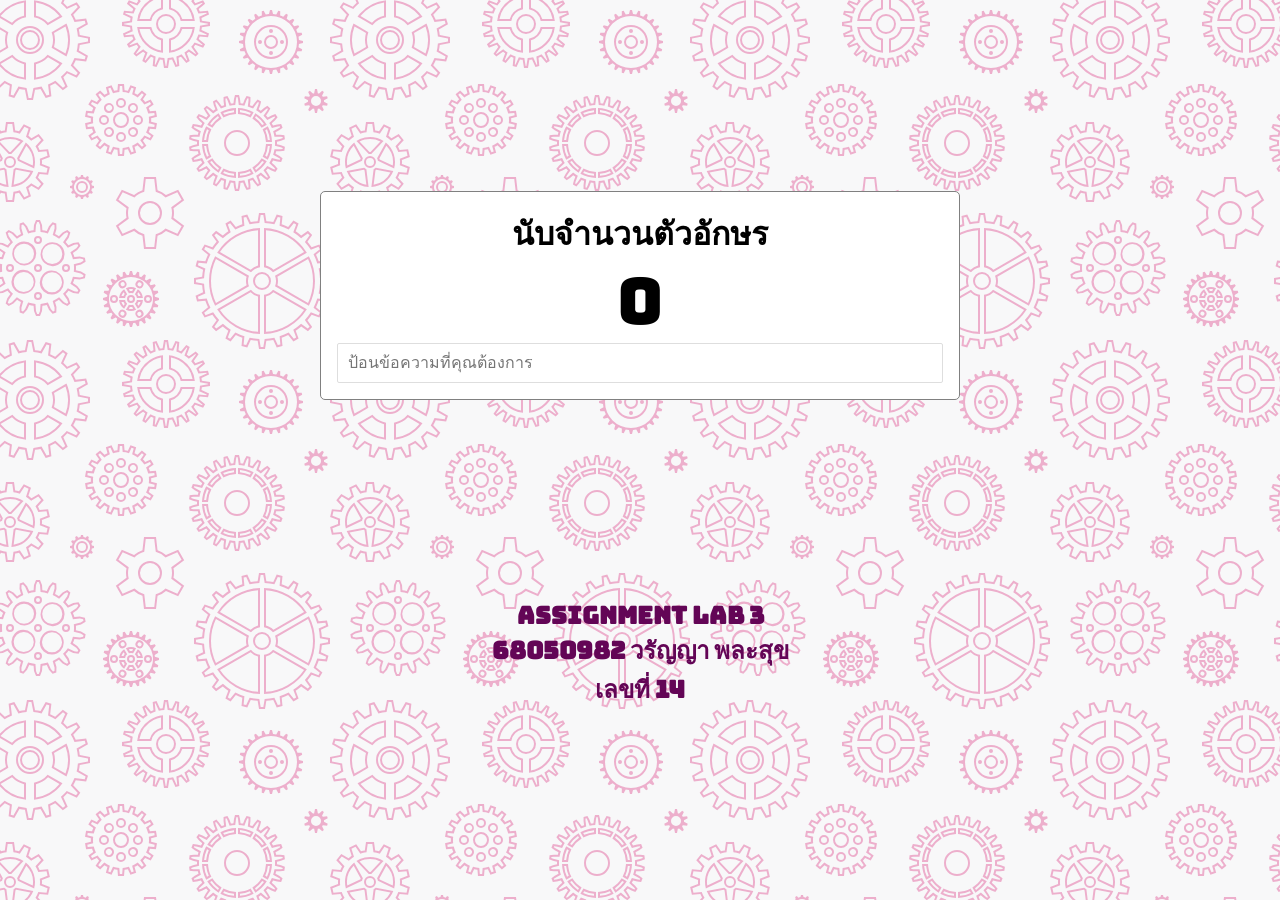
<file: Lab3/L3_68050982.html>
<!DOCTYPE html>
<html lang="en">
<head>
    <meta charset="UTF-8">
    <meta name="viewport" content="width=device-width, initial-scale=1.0">
    <title>Lab3 warunya phalasuk</title>

    <link rel="stylesheet" href="L3_style.css">

    <style>
    @import url('https://fonts.googleapis.com/css2?family=Bungee&display=swap');
    </style>

</head>
<body>
    <div class="container">
        <h1>นับจำนวนตัวอักษร</h1>
        <span class="count">0</span>
        <input type="text" placeholder="ป้อนข้อความที่คุณต้องการ">
    </div>
    <div class="name">
    <h2>Assignment lab 3<br>68050982 วรัญญา พละสุข<br>เลขที่ 14</h2>
    </div>
    <script src="L3_app.js"></script>
</body>
</html>
</file>
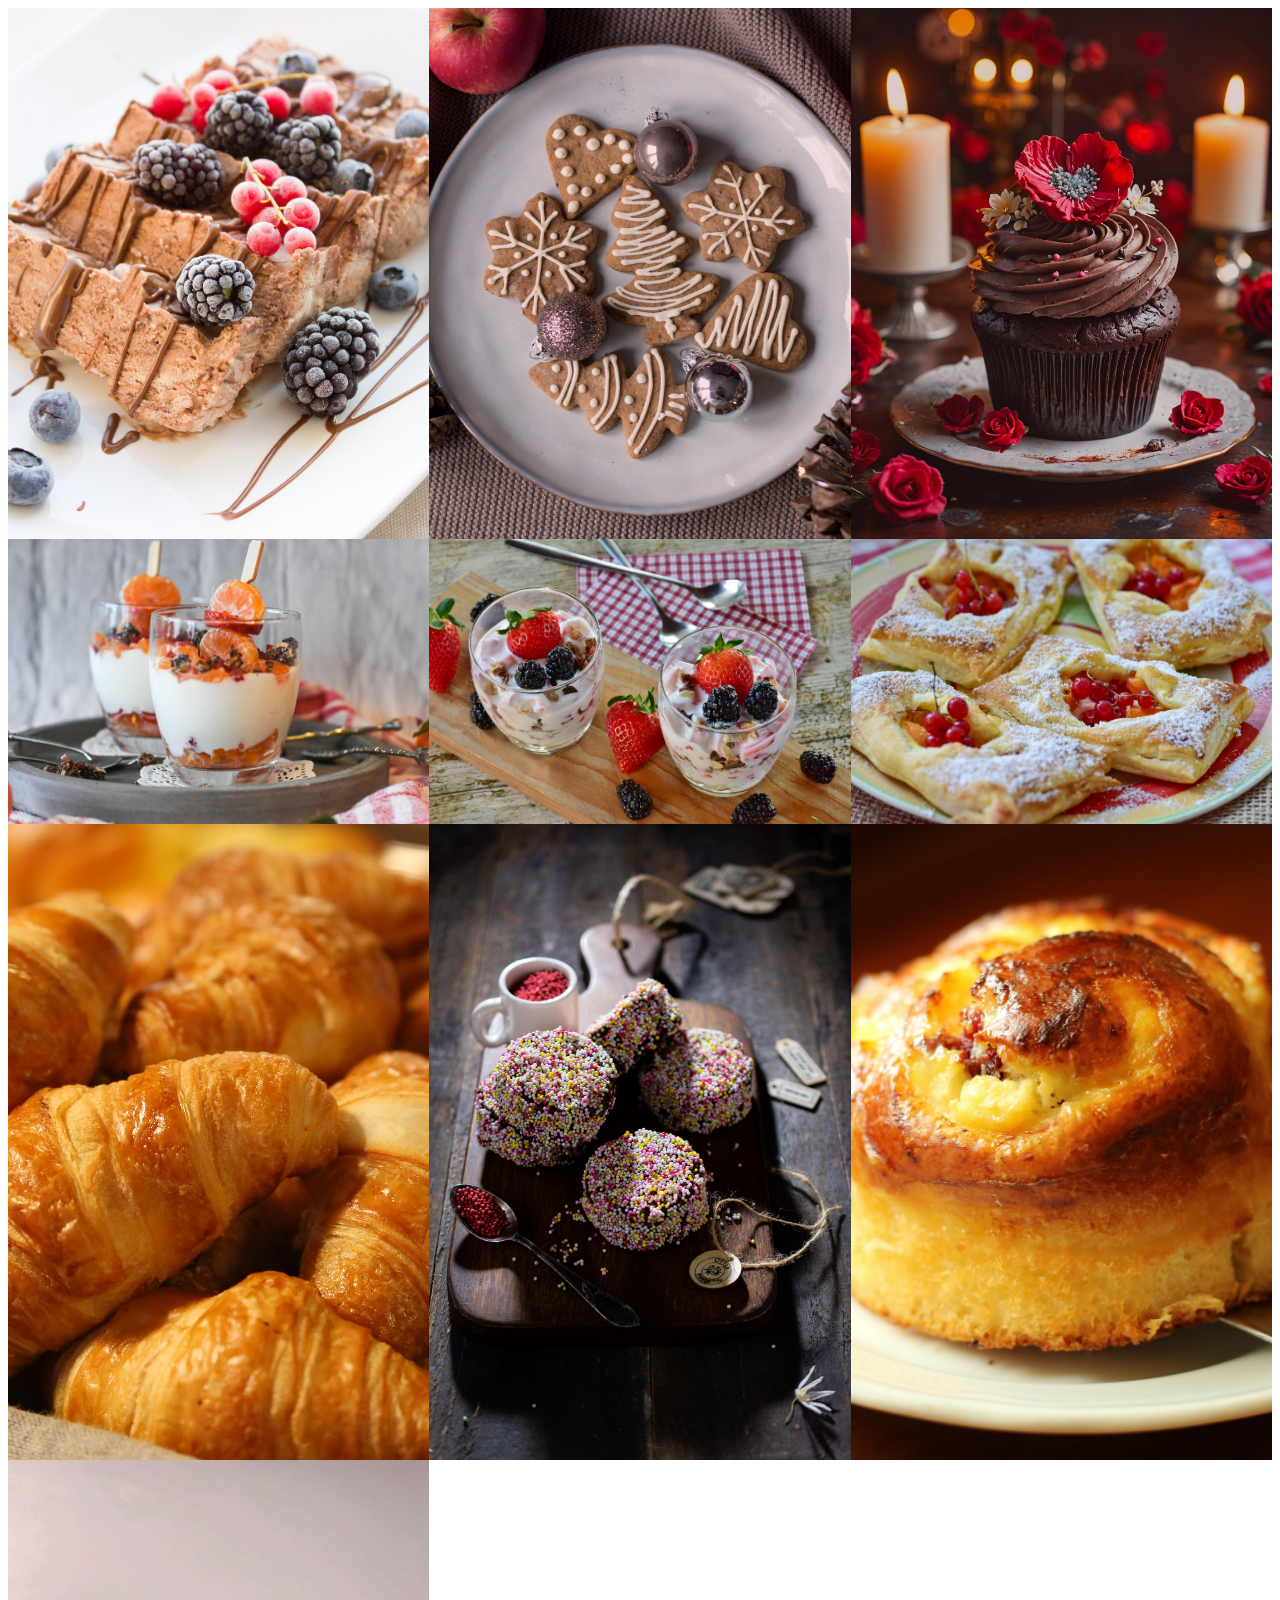
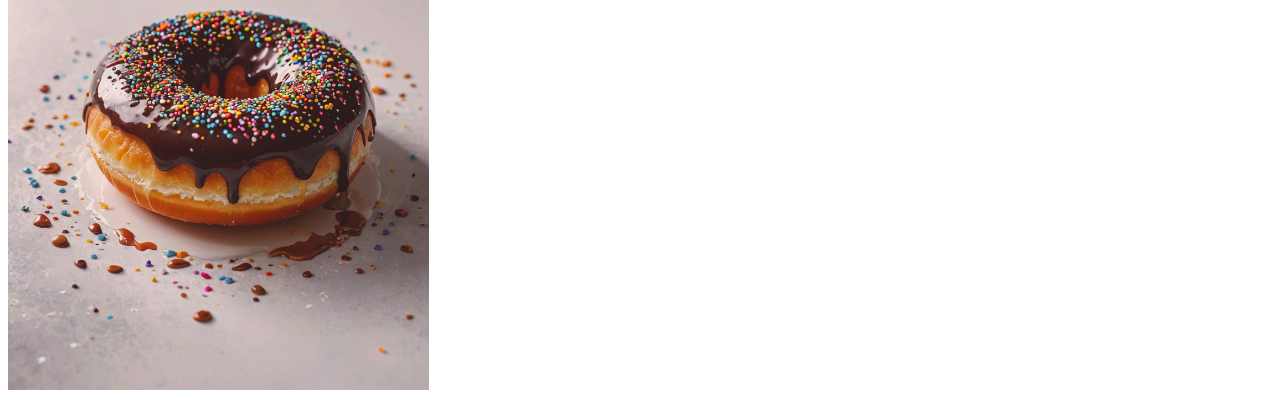
<file: Lab4/L4_68050982.html>
<!DOCTYPE html>
<html lang="en">
<head>
    <meta charset="UTF-8">
    <meta name="viewport" content="width=device-width, initial-scale=1.0">
    <link rel="stylesheet" href="L4_style.css">
    <title>Image Caroysel Popup</title>

</head>
<body>
    <section class="gallery">
        <div class="img-container">
            <img src="foods-images/small/s_1.jpg" alt="1">
        </div>
        <div class="img-container">
            <img src="foods-images/small/s_2.jpg" alt="2">
        </div>
        <div class="img-container">
            <img src="foods-images/small/s_3.jpg" alt="3">
        </div>
        <div class="img-container">
            <img src="foods-images/small/s_4.jpg" alt="4">
        </div>
        <div class="img-container">
            <img src="foods-images/small/s_5.jpg" alt="5">
        </div>
        <div class="img-container">
            <img src="foods-images/small/s_6.jpg" alt="6">
        </div>
        <div class="img-container">
            <img src="foods-images/small/s_7.jpg" alt="7">
        </div>
        <div class="img-container">
            <img src="foods-images/small/s_8.jpg" alt="8">
        </div>
        <div class="img-container">
            <img src="foods-images/small/s_9.jpg" alt="9">
        </div> 
        <div class="img-container">
            <img src="foods-images/small/s_10.jpg" alt="10">
        </div>  
    </section>
        <div class="modal">
            <img src="foods-images/full/1.jpg" alt="" class="full-image">
        </div>
    <script src="L4_app.js"></script>
</body>
</html>
</file>
<file: Lab3/L3_style.css>
* {
    margin: 0;
    padding: 0;
    box-sizing: border-box;
}

body {
    font-family: 'Bungee' , sans-serif;
    display: flex;
    flex-direction: column;
    align-items: center;
    justify-content: center;
    min-height: 100vh;
    margin: 0;
background-color: #f8f8f9;
background-image: url("data:image/svg+xml,%3Csvg xmlns='http://www.w3.org/2000/svg' width='360' height='360' viewBox='0 0 360 360'%3E%3Cpath fill='%23dd4089' fill-opacity='0.4' d='M0 85.02l4.62-4.27a49.09 49.09 0 0 0 7.33 3.74l-1.2 10.24 2.66.87 5.05-9c2.62.65 5.34 1.08 8.12 1.28L28.6 98h2.8l2.02-10.12c2.74-.2 5.46-.62 8.12-1.28l5.05 8.99 2.66-.86-1.2-10.24c2.55-1.03 5-2.29 7.33-3.74l7.58 7 2.26-1.65-4.3-9.38a48.3 48.3 0 0 0 5.8-5.8l9.38 4.3 1.65-2.26-7-7.58a49.09 49.09 0 0 0 3.74-7.33l10.24 1.2.87-2.66-9-5.05a48.07 48.07 0 0 0 1.28-8.12L88 41.4v-2.8l-10.12-2.02c-.2-2.74-.62-5.46-1.28-8.12l8.99-5.05-.86-2.66-10.24 1.2c-1.03-2.55-2.29-5-3.74-7.33l7-7.58-1.65-2.26-9.38 4.3a48.3 48.3 0 0 0-5.8-5.8L62.42 0h2.16l-1.25 2.72a50.31 50.31 0 0 1 3.95 3.95l9.5-4.36 3.52 4.85-7.08 7.68c.94 1.6 1.79 3.27 2.54 4.98l10.38-1.21 1.85 5.7-9.11 5.12c.39 1.8.68 3.65.87 5.52L90 37v6l-10.25 2.05a49.9 49.9 0 0 1-.87 5.52l9.11 5.12-1.85 5.7-10.38-1.21c-.75 1.7-1.6 3.37-2.54 4.98l7.08 7.68-3.52 4.85-9.5-4.36a50.31 50.31 0 0 1-3.95 3.95l4.36 9.5-4.85 3.52-7.68-7.08c-1.6.94-3.27 1.79-4.98 2.54l1.21 10.38-5.7 1.85-5.12-9.11c-1.8.39-3.65.68-5.52.87L33 100h-6l-2.05-10.25a49.9 49.9 0 0 1-5.52-.87l-5.12 9.11-5.7-1.85 1.21-10.38c-1.7-.75-3.37-1.6-4.98-2.54L0 87.68v-2.66zM0 52.7V27.3l8.38 4.84a22.96 22.96 0 0 0 0 15.72L0 52.7zm0-39.16A39.91 39.91 0 0 1 26 .2v17.15a22.98 22.98 0 0 0-13.62 7.86L0 18.06v-4.52zm0 52.92v-4.52l12.38-7.15A22.98 22.98 0 0 0 26 62.65V79.8A39.91 39.91 0 0 1 0 66.46zM34 79.8V62.65a22.98 22.98 0 0 0 13.62-7.86l14.85 8.58A39.97 39.97 0 0 1 34 79.8zm32.48-23.36l-14.86-8.58a22.96 22.96 0 0 0 0-15.72l14.86-8.58A39.86 39.86 0 0 1 70 40a39.9 39.9 0 0 1-3.52 16.44zm-4.01-39.8L47.62 25.2A22.98 22.98 0 0 0 34 17.35V.2a39.97 39.97 0 0 1 28.47 16.43v.01zM0 50.38l5.98-3.45a25.01 25.01 0 0 1 0-13.88L0 29.6v20.78zm.5-34.35l11.48 6.63c3.27-3.4 7.44-5.8 12.02-6.94V2.47A37.96 37.96 0 0 0 .5 16.04v-.01zm0 47.92A37.96 37.96 0 0 0 24 77.53V64.28a24.97 24.97 0 0 1-12.02-6.95L.5 63.96v-.01zM36 77.53a37.96 37.96 0 0 0 23.5-13.57l-11.48-6.63A24.97 24.97 0 0 1 36 64.28v13.25zm29.5-23.96a37.91 37.91 0 0 0 0-27.14l-11.48 6.63a25.01 25.01 0 0 1 0 13.88l11.49 6.63h-.01zm-6-37.53A37.96 37.96 0 0 0 36 2.47v13.25c4.66 1.15 8.8 3.6 12.02 6.95l11.48-6.63zM30 54a14 14 0 1 1 0-28 14 14 0 0 1 0 28zm0-2a12 12 0 1 0 0-24 12 12 0 0 0 0 24zm0-2a10 10 0 1 1 0-20 10 10 0 0 1 0 20zm0-2a8 8 0 1 0 0-16 8 8 0 0 0 0 16zm77.47 45.17l-1.62-5.97 5.67-2.06 2.61 5.64c1.09-.25 2.2-.44 3.33-.58l.52-6.2h6.04l.52 6.2c1.13.14 2.24.33 3.33.58l2.6-5.64 5.68 2.06-1.62 5.97c1.02.51 2 1.07 2.95 1.69l4.35-4.38 4.62 3.88-3.53 5c.8.84 1.53 1.71 2.23 2.62l5.52-2.6 3.02 5.23-4.98 3.46c.46 1.06.86 2.14 1.2 3.25l6.02-.54 1.05 5.94-5.84 1.54c.07 1.16.07 2.32 0 3.48l5.84 1.54-1.05 5.94-6.02-.54c-.34 1.1-.74 2.2-1.2 3.25l4.98 3.46-3.02 5.22-5.52-2.6c-.7.92-1.44 1.8-2.23 2.62l3.53 5-4.62 3.89-4.35-4.38a30.2 30.2 0 0 1-2.95 1.69l1.62 5.97-5.67 2.06-2.61-5.64c-1.09.25-2.2.44-3.33.58l-.52 6.2h-6.04l-.52-6.2a30.27 30.27 0 0 1-3.33-.58l-2.6 5.64-5.68-2.06 1.62-5.97c-1.01-.5-2-1.07-2.95-1.69l-4.35 4.38-4.62-3.88 3.53-5a32.5 32.5 0 0 1-2.23-2.62l-5.52 2.6-3.02-5.23 4.98-3.46a29.66 29.66 0 0 1-1.2-3.25l-6.02.54-1.05-5.94 5.84-1.54a30.28 30.28 0 0 1 0-3.48l-5.84-1.54 1.05-5.94 6.02.54c.34-1.1.74-2.2 1.2-3.25l-4.98-3.46 3.02-5.22 5.52 2.6c.7-.92 1.44-1.8 2.23-2.62l-3.53-5 4.62-3.89 4.35 4.38a30.2 30.2 0 0 1 2.95-1.69zm15.2-1.12l-.5-6.05h-2.34l-.5 6.05c-2.18.13-4.3.5-6.32 1.1l-2.54-5.5-2.2.8 1.6 5.85a27.97 27.97 0 0 0-5.56 3.21l-4.27-4.3-1.79 1.5 3.5 4.95a28.14 28.14 0 0 0-4.12 4.92l-5.5-2.59-1.16 2.02 4.98 3.46a27.8 27.8 0 0 0-2.2 6.03l-6.03-.55-.4 2.3 5.86 1.54a28.3 28.3 0 0 0 0 6.42l-5.87 1.55.4 2.3 6.05-.56a27.8 27.8 0 0 0 2.2 6.03l-5 3.47 1.17 2.02 5.49-2.59a28.14 28.14 0 0 0 4.12 4.92l-3.5 4.96 1.79 1.5 4.27-4.31a27.97 27.97 0 0 0 5.56 3.21l-1.6 5.85 2.2.8 2.54-5.5c2.02.6 4.14.97 6.32 1.1l.5 6.05h2.34l.5-6.05c2.18-.13 4.3-.5 6.32-1.1l2.54 5.5 2.2-.8-1.6-5.85a27.97 27.97 0 0 0 5.56-3.21l4.27 4.3 1.79-1.5-3.5-4.95a28.14 28.14 0 0 0 4.12-4.92l5.5 2.59 1.16-2.02-4.98-3.46a27.8 27.8 0 0 0 2.2-6.03l6.03.55.4-2.3-5.86-1.54a28.3 28.3 0 0 0 0-6.42l5.87-1.55-.4-2.3-6.05.56a27.8 27.8 0 0 0-2.2-6.03l4.99-3.46-1.17-2.02-5.49 2.59a28.14 28.14 0 0 0-4.12-4.92l3.5-4.96-1.79-1.5-4.27 4.31a27.97 27.97 0 0 0-5.56-3.21l1.6-5.85-2.2-.8-2.54 5.5c-2.02-.6-4.14-.97-6.32-1.1l.01-.01zM121 128a8 8 0 1 1 0-16 8 8 0 0 1 0 16zm0-2a6 6 0 1 0 0-12 6 6 0 0 0 0 12zm0-18a5 5 0 1 1 0-10 5 5 0 0 1 0 10zm8.49 3.51a5 5 0 1 1 6.95-7.2 5 5 0 0 1-6.95 7.2zM133 120a5 5 0 1 1 10 0 5 5 0 0 1-10 0zm-3.51 8.49a5 5 0 1 1 7.2 6.95 5 5 0 0 1-7.2-6.95zM121 132a5 5 0 1 1 0 10 5 5 0 0 1 0-10zm-8.49-3.51a5 5 0 1 1-6.95 7.2 5 5 0 0 1 6.95-7.2zM109 120a5 5 0 1 1-10 0 5 5 0 0 1 10 0zm3.51-8.49a5 5 0 1 1-7.2-6.95 5 5 0 0 1 7.2 6.95zM121 106a3 3 0 1 0 0-6 3 3 0 0 0 0 6zm9.9 4.1a3 3 0 1 0 4.39-4.09 3 3 0 0 0-4.39 4.09zm4.1 9.9a3 3 0 1 0 6 0 3 3 0 0 0-6 0zm-4.1 9.9a3 3 0 1 0 4.09 4.39 3 3 0 0 0-4.09-4.39zM121 134a3 3 0 1 0 0 6 3 3 0 0 0 0-6zm-9.9-4.1a3 3 0 1 0-4.39 4.09 3 3 0 0 0 4.39-4.09zM107 120a3 3 0 1 0-6 0 3 3 0 0 0 6 0zm4.1-9.9a3 3 0 1 0-4.09-4.39 3 3 0 0 0 4.09 4.39zm129.42-6.95v.01c.87.07 1.74.17 2.6.3l1.5-3.91 1.94-3.64 3.89.97v4.13l-.5 4.13c.83.28 1.64.59 2.44.93l2.42-3.43 2.76-3.07 3.54 1.88-1 4-1.49 3.89c.73.47 1.45.97 2.15 1.49l3.19-2.76 3.42-2.3 2.97 2.67-1.93 3.65-2.38 3.4c.6.64 1.2 1.3 1.76 1.99l3.68-1.94 3.85-1.48 2.29 3.28-2.7 3.11-3.12 2.82c.43.76.84 1.53 1.22 2.32l4.04-1 4.1-.5 1.43 3.73-3.37 2.37-3.7 1.98c.23.84.44 1.68.62 2.54l4.17.01 4.1.5.48 3.97-3.85 1.48-4.06 1.02c.03.87.03 1.75 0 2.62l4.06 1.02 3.85 1.48-.48 3.97-4.1.51h-4.17c-.18.86-.39 1.71-.63 2.54l3.7 1.98 3.38 2.37-1.43 3.73-4.1-.5-4.04-1c-.38.79-.79 1.56-1.22 2.32l3.13 2.82 2.7 3.11-2.3 3.28-3.85-1.48-3.68-1.95a37 37 0 0 1-1.76 2l2.38 3.41 1.93 3.64-2.97 2.67-3.42-2.3-3.19-2.76a40.1 40.1 0 0 1-2.15 1.48l1.48 3.9 1 4-3.53 1.88-2.76-3.07-2.42-3.43c-.8.33-1.61.65-2.45.93l.5 4.13v4.13l-3.88.97-1.94-3.65-1.5-3.9c-.86.13-1.73.23-2.6.31L240 187l-1 4h-4l-1-4-.52-4.16a37.6 37.6 0 0 1-2.6-.3l-1.5 3.91-1.94 3.64-3.89-.97v-4.13l.5-4.13c-.83-.28-1.64-.59-2.44-.93l-2.42 3.43-2.76 3.07-3.54-1.88 1-4 1.49-3.89c-.74-.47-1.45-.97-2.15-1.49l-3.19 2.76-3.42 2.3-2.97-2.67 1.93-3.65 2.38-3.4c-.61-.65-1.2-1.31-1.76-1.99l-3.68 1.94-3.85 1.48-2.29-3.28 2.7-3.11 3.12-2.82c-.43-.76-.84-1.53-1.22-2.32l-4.04 1-4.1.5-1.43-3.73 3.37-2.37 3.7-1.98c-.23-.84-.44-1.68-.62-2.54l-4.17-.01-4.1-.5-.48-3.97 3.85-1.48 4.06-1.02c-.03-.87-.03-1.75 0-2.62l-4.06-1.02-3.85-1.48.48-3.97 4.1-.51h4.17c.18-.86.39-1.71.63-2.54l-3.7-1.98-3.38-2.37 1.43-3.73 4.1.5 4.04 1c.38-.79.79-1.56 1.22-2.32l-3.13-2.82-2.7-3.11 2.3-3.28 3.85 1.48 3.68 1.95a37 37 0 0 1 1.76-2l-2.38-3.41-1.93-3.64 2.97-2.67 3.42 2.3 3.19 2.76c.7-.52 1.41-1.02 2.15-1.48l-1.48-3.9-1-4 3.53-1.88 2.76 3.07 2.42 3.43c.8-.33 1.61-.65 2.45-.93l-.5-4.13v-4.13l3.88-.97 1.94 3.65 1.5 3.9c.86-.13 1.73-.23 2.6-.31L234 99l1-4h4l1 4 .52 4.15zm-14.3 3.4c-1.83.54-3.6 1.21-5.3 2l-3.5-4.97-1.38-1.53-.88.47.5 2 2.16 5.67a38.09 38.09 0 0 0-4.66 3.22l-4.61-4-1.71-1.15-.75.67.97 1.82 3.47 4.98a38.22 38.22 0 0 0-3.79 4.28l-5.37-2.84-1.92-.74-.57.82 1.35 1.56 4.52 4.09a37.9 37.9 0 0 0-2.64 5l-5.89-1.45-2.04-.25-.36.94 1.69 1.18 5.36 2.87a37.74 37.74 0 0 0-1.35 5.5l-6.08.01-2.04.25-.12 1 1.92.73 5.9 1.5a38.54 38.54 0 0 0 0 5.65l-5.9 1.49-1.92.74.12.99 2.04.25 6.08.01c.31 1.86.77 3.7 1.35 5.5l-5.36 2.87-1.7 1.18.37.94 2.04-.25 5.9-1.46a37.9 37.9 0 0 0 2.63 5.01l-4.52 4.1-1.35 1.55.57.82 1.92-.74 5.37-2.84a38.22 38.22 0 0 0 3.8 4.28l-3.48 4.98-.97 1.82.75.67 1.7-1.15 4.62-4a38.09 38.09 0 0 0 4.66 3.22l-2.17 5.67-.5 2 .89.47 1.38-1.53 3.5-4.98c1.7.8 3.47 1.47 5.3 2l-.73 6.04v2.06l.97.24.97-1.82 2.2-5.68c1.83.36 3.7.6 5.62.68L236 187l.5 2h1l.5-2 .75-6.04a38.2 38.2 0 0 0 5.62-.68l2.2 5.68.97 1.82.97-.24v-2.06l-.73-6.03c1.83-.54 3.6-1.21 5.3-2l3.5 4.97 1.38 1.53.88-.47-.5-2-2.16-5.67a38.09 38.09 0 0 0 4.66-3.22l4.61 4 1.71 1.15.75-.67-.97-1.82-3.47-4.98a38.22 38.22 0 0 0 3.79-4.28l5.37 2.84 1.92.74.57-.82-1.35-1.56-4.52-4.09c1-1.6 1.88-3.27 2.64-5l5.89 1.45 2.04.25.36-.94-1.69-1.18-5.36-2.87a37.4 37.4 0 0 0 1.35-5.5l6.08-.01 2.04-.25.12-1-1.92-.73-5.9-1.5c.14-1.88.14-3.77 0-5.65l5.9-1.49 1.92-.74-.12-.99-2.04-.25-6.08-.01a37.4 37.4 0 0 0-1.35-5.5l5.36-2.87 1.7-1.18-.37-.94-2.04.25-5.9 1.46a37.9 37.9 0 0 0-2.63-5.01l4.52-4.1 1.35-1.55-.57-.82-1.92.74-5.37 2.84a38.22 38.22 0 0 0-3.8-4.28l3.48-4.98.97-1.82-.75-.67-1.7 1.15-4.62 4a38.09 38.09 0 0 0-4.66-3.22l2.17-5.67.5-2-.89-.47-1.38 1.53-3.5 4.98c-1.7-.8-3.47-1.47-5.3-2l.73-6.04v-2.06l-.97-.24-.97 1.82-2.2 5.68c-1.83-.36-3.7-.6-5.62-.68L238 99l-.5-2h-1l-.5 2-.75 6.04c-1.92.09-3.8.32-5.62.68l-2.2-5.68-.97-1.82-.97.24v2.06l.73 6.03zm-5.85 5.65A34.82 34.82 0 0 1 236 108v6a28.8 28.8 0 0 0-12.63 3.39l-3-5.2v.01zm2.8.83l1 1.74a30.8 30.8 0 0 1 9.83-2.63v-2.01a32.8 32.8 0 0 0-10.83 2.9zm-4.53.17l3 5.2a29.12 29.12 0 0 0-9.24 9.24l-5.2-3a35.18 35.18 0 0 1 11.44-11.44zm-.67 2.84a33.19 33.19 0 0 0-7.93 7.93l1.74 1a31.18 31.18 0 0 1 7.2-7.2l-1.01-1.73zm-11.77 10.33h-.01l5.2 3A28.8 28.8 0 0 0 208 142h-6a34.82 34.82 0 0 1 4.2-15.63zm.83 2.8a32.8 32.8 0 0 0-2.9 10.83h2.01a30.8 30.8 0 0 1 2.63-9.83l-1.74-1zM202.01 144h6.01c.15 4.41 1.3 8.73 3.38 12.63l-5.2 3a34.82 34.82 0 0 1-4.19-15.63zm2.12 2a32.8 32.8 0 0 0 2.9 10.84l1.74-1a30.8 30.8 0 0 1-2.63-9.84h-2.01zm3.07 15.36l5.2-3c2.34 3.74 5.5 6.9 9.24 9.24l-3 5.2a35.18 35.18 0 0 1-11.44-11.44zm2.84.67a33.19 33.19 0 0 0 7.93 7.93l1-1.74a31.18 31.18 0 0 1-7.2-7.2l-1.73 1.01zm10.33 11.77v.01l3-5.2A28.85 28.85 0 0 0 236 172v6a34.82 34.82 0 0 1-15.63-4.2zm2.8-.83a32.8 32.8 0 0 0 10.83 2.9v-2.01a30.8 30.8 0 0 1-9.83-2.63l-1 1.74zm14.83 5.02v-6.01c4.41-.15 8.73-1.3 12.63-3.38l3 5.2a34.82 34.82 0 0 1-15.63 4.19zm2-2.12a32.8 32.8 0 0 0 10.84-2.9l-1-1.74a30.8 30.8 0 0 1-9.84 2.63v2.01zm15.36-3.07l-3-5.2c3.74-2.34 6.9-5.5 9.24-9.24l5.2 3a35.18 35.18 0 0 1-11.44 11.44zm.67-2.84a33.19 33.19 0 0 0 7.93-7.93l-1.74-1a31.18 31.18 0 0 1-7.2 7.2l1.01 1.73zm11.77-10.33h.01l-5.2-3A28.85 28.85 0 0 0 266 144h6a34.82 34.82 0 0 1-4.2 15.63zm-.83-2.8a32.8 32.8 0 0 0 2.9-10.83h-2.01a30.8 30.8 0 0 1-2.63 9.83l1.74 1zm5.02-14.83h-6.01a28.85 28.85 0 0 0-3.38-12.63l5.2-3a34.82 34.82 0 0 1 4.19 15.63zm-2.12-2a32.8 32.8 0 0 0-2.9-10.84l-1.74 1a30.8 30.8 0 0 1 2.63 9.84h2.01zm-3.07-15.36l-5.2 3a29.12 29.12 0 0 0-9.24-9.24l3-5.2a35.18 35.18 0 0 1 11.44 11.44zm-2.84-.67a33.19 33.19 0 0 0-7.93-7.93l-1 1.74a31.18 31.18 0 0 1 7.2 7.2l1.73-1.01zM238 108a34.82 34.82 0 0 1 15.63 4.19l-3 5.2a28.85 28.85 0 0 0-12.63-3.38V108zm12.84 5.02a32.8 32.8 0 0 0-10.84-2.9v2.01a30.8 30.8 0 0 1 9.83 2.63l1-1.74h.01zM237 156a13 13 0 1 1 0-26 13 13 0 0 1 0 26zm0-2a11 11 0 1 0 0-22 11 11 0 0 0 0 22zM137.54 0h56.92l-.74 1.03c.57.7 1.12 1.4 1.64 2.14l7.75-2.9 2 3.46-6.38 5.25c.37.82.72 1.65 1.03 2.5l8.22-.8 1.04 3.86-7.52 3.43c.15.88.26 1.77.35 2.67L210 22v4l-8.15 1.36c-.09.9-.2 1.8-.35 2.67l7.52 3.43-1.04 3.86-8.22-.8c-.31.85-.66 1.68-1.03 2.5l6.38 5.25-2 3.46-7.75-2.9c-.52.74-1.07 1.45-1.64 2.14l4.8 6.73-2.82 2.83-6.73-4.8c-.7.56-1.4 1.11-2.14 1.63l2.9 7.75-3.46 2-5.25-6.38c-.82.37-1.65.72-2.5 1.03l.8 8.22-3.86 1.04-3.43-7.52c-.88.15-1.77.26-2.67.35L168 68h-4l-1.36-8.15c-.9-.09-1.8-.2-2.67-.35l-3.43 7.52-3.86-1.04.8-8.22c-.85-.31-1.68-.66-2.5-1.03l-5.25 6.38-3.46-2 2.9-7.75a36.15 36.15 0 0 1-2.14-1.64l-6.73 4.8-2.83-2.82 4.8-6.73c-.56-.7-1.11-1.4-1.63-2.14l-7.75 2.9-2-3.46 6.38-5.25c-.37-.82-.72-1.65-1.03-2.5l-8.22.8-1.04-3.86 7.52-3.43c-.15-.88-.26-1.77-.35-2.67L122 26v-4l8.15-1.36c.09-.9.2-1.8.35-2.67l-7.52-3.43 1.04-3.86 8.22.8c.31-.85.66-1.68 1.03-2.5l-6.38-5.25 2-3.46 7.75 2.9c.52-.74 1.07-1.45 1.64-2.14L137.54 0zm2.43 0l.83 1.17a34.14 34.14 0 0 0-3.38 4.4l-7.63-2.86-.33.58 6.29 5.18a33.79 33.79 0 0 0-2.13 5.12l-8.1-.78-.18.64 7.42 3.37a34.02 34.02 0 0 0-.72 5.5L124 23.68v.66l8.04 1.34c.1 1.88.33 3.72.72 5.5l-7.42 3.38.18.64 8.1-.78a33.88 33.88 0 0 0 2.13 5.12l-6.29 5.18.33.58 7.63-2.86c1 1.56 2.14 3.03 3.38 4.4l-4.73 6.63.47.47 6.63-4.73a34.14 34.14 0 0 0 4.4 3.38l-2.86 7.63.58.33 5.18-6.29c1.63.84 3.35 1.56 5.12 2.13l-.78 8.1.64.18 3.37-7.42c1.79.39 3.63.63 5.5.72l1.35 8.04h.66l1.34-8.04c1.88-.1 3.72-.33 5.5-.72l3.38 7.42.64-.18-.78-8.1a33.88 33.88 0 0 0 5.12-2.13l5.18 6.29.58-.33-2.86-7.63c1.56-1 3.03-2.14 4.4-3.38l6.63 4.73.47-.47-4.73-6.63a34.14 34.14 0 0 0 3.38-4.4l7.63 2.86.33-.58-6.29-5.18a33.79 33.79 0 0 0 2.13-5.12l8.1.78.18-.64-7.42-3.37c.39-1.79.63-3.63.72-5.5l8.04-1.35v-.66l-8.04-1.34c-.1-1.88-.33-3.72-.72-5.5l7.42-3.38-.18-.64-8.1.78a33.79 33.79 0 0 0-2.13-5.12l6.29-5.18-.33-.58-7.63 2.86c-1-1.56-2.14-3.03-3.38-4.4l.83-1.17h-52.06V0zm-2.82 27h14.15A15.02 15.02 0 0 0 163 38.7v14.15A29.01 29.01 0 0 1 137.15 27zm12.57-27H163v9.3A15.02 15.02 0 0 0 151.3 21h-14.15a28.99 28.99 0 0 1 12.57-21zM169 52.85V38.7A15.02 15.02 0 0 0 180.7 27h14.15A29.01 29.01 0 0 1 169 52.85zM182.28 0a28.99 28.99 0 0 1 12.57 21H180.7A15.02 15.02 0 0 0 169 9.3V0h13.28zm-42.82 29A27.03 27.03 0 0 0 161 50.54V40.25A17.04 17.04 0 0 1 149.75 29h-10.29zm14.16-29a27.04 27.04 0 0 0-14.16 19h10.29A17.04 17.04 0 0 1 161 7.75V0h-7.38zM171 50.54A27.03 27.03 0 0 0 192.54 29h-10.29A17.04 17.04 0 0 1 171 40.25v10.29zM178.38 0H171v7.75A17.04 17.04 0 0 1 182.25 19h10.29a27.04 27.04 0 0 0-14.16-19zM166 34a10 10 0 1 1 0-20 10 10 0 0 1 0 20zm0-2a8 8 0 1 0 0-16 8 8 0 0 0 0 16zm-39.51 176.15l-10.67-7.95 6-10.4 12.23 5.27a23.97 23.97 0 0 1 8.4-4.86L144 177h12l1.55 13.21a23.97 23.97 0 0 1 8.4 4.86l12.23-5.27 6 10.4-10.67 7.95a24 24 0 0 1 0 9.7l10.67 7.95-6 10.4-12.23-5.27a23.97 23.97 0 0 1-8.4 4.86L156 249h-12l-1.55-13.21a23.97 23.97 0 0 1-8.4-4.86l-12.23 5.27-6-10.4 10.67-7.95a24.1 24.1 0 0 1 0-9.7zm29.25-16.4l-1.5-12.75h-8.48l-1.5 12.76c-3.75 1-7.1 2.99-9.79 5.65l-11.8-5.08-4.23 7.34 10.3 7.68c-.98 3.7-.98 7.6 0 11.3l-10.3 7.68 4.23 7.34 11.8-5.08a22.1 22.1 0 0 0 9.8 5.65l1.5 12.76h8.47l1.5-12.76c3.75-1 7.1-2.99 9.79-5.65l11.8 5.08 4.23-7.34-10.3-7.68c.98-3.7.98-7.6 0-11.3l10.3-7.68-4.23-7.34-11.8 5.08a21.98 21.98 0 0 0-9.8-5.65l.01-.01zM150 225a12 12 0 1 1 0-24 12 12 0 0 1 0 24zm0-2a10 10 0 1 0 0-20 10 10 0 0 0 0 20zm3.53 67.72l4.26.07.51 1.93-3.65 2.19c.11.63.2 1.27.25 1.92L159 298v2l-4.1 1.17c-.05.65-.14 1.29-.25 1.92l3.65 2.2-.51 1.92-4.26.07c-.22.61-.47 1.21-.74 1.8l2.96 3.05-1 1.74-4.13-1.04a24.1 24.1 0 0 1-1.18 1.54l2.07 3.72-1.42 1.42-3.72-2.07c-.5.41-1.01.8-1.54 1.18l1.04 4.13-1.74 1-3.05-2.96c-.59.27-1.19.52-1.8.74l-.07 4.26-1.93.51-2.19-3.65c-.63.11-1.27.2-1.92.25L132 327h-2l-1.17-4.1c-.65-.05-1.29-.14-1.92-.25l-2.2 3.65-1.92-.51-.07-4.26c-.61-.22-1.21-.47-1.8-.74l-3.05 2.96-1.74-1 1.04-4.13a24.1 24.1 0 0 1-1.54-1.18l-3.72 2.07-1.42-1.42 2.07-3.72c-.41-.5-.8-1.01-1.18-1.54l-4.13 1.04-1-1.74 2.96-3.05c-.27-.59-.52-1.19-.74-1.8l-4.26-.07-.51-1.93 3.65-2.19c-.11-.63-.2-1.27-.25-1.92L103 300v-2l4.1-1.17c.05-.65.14-1.29.25-1.92l-3.65-2.2.51-1.92 4.26-.07c.22-.61.47-1.21.74-1.8l-2.96-3.05 1-1.74 4.13 1.04c.38-.53.77-1.04 1.18-1.54l-2.07-3.72 1.42-1.42 3.72 2.07c.5-.41 1.01-.8 1.54-1.18l-1.04-4.13 1.74-1 3.05 2.96c.59-.27 1.19-.52 1.8-.74l.07-4.26 1.93-.51 2.19 3.65c.63-.11 1.27-.2 1.92-.25L130 271h2l1.17 4.1c.65.05 1.29.14 1.92.25l2.2-3.65 1.92.51.07 4.26c.61.22 1.21.47 1.8.74l3.05-2.96 1.74 1-1.04 4.13c.53.38 1.04.77 1.54 1.18l3.72-2.07 1.42 1.42-2.07 3.72c.41.5.8 1.01 1.18 1.54l4.13-1.04 1 1.74-2.96 3.05c.27.59.52 1.19.74 1.8zM109 299a22 22 0 1 0 44 0 22 22 0 0 0-44 0zm27.11-10.86l-3 5.22a6 6 0 0 0-4.21 0l-3.01-5.22a11.95 11.95 0 0 1 10.22 0zm1.74 1a12 12 0 0 1 5.1 8.86h-6.01a6.01 6.01 0 0 0-2.1-3.64l3-5.22h.01zm-13.7 0l3.02 5.22a6.01 6.01 0 0 0-2.1 3.64h-6.03a12 12 0 0 1 5.11-8.86zm-5.1 10.86h6.01a6.01 6.01 0 0 0 2.1 3.64l-3 5.22a12 12 0 0 1-5.12-8.86h.01zm6.84 9.86l3-5.22a6 6 0 0 0 4.21 0l3.01 5.22a11.95 11.95 0 0 1-10.22 0zm11.96-1l-3.02-5.22a6.01 6.01 0 0 0 2.1-3.64h6.03a12 12 0 0 1-5.11 8.86zm-4.68-19.62a10.04 10.04 0 0 0-4.34 0l1.05 1.82c.74-.1 1.5-.1 2.24 0l1.05-1.82zm5.2 3l-1.05 1.82c.46.59.84 1.24 1.12 1.94h2.1a9.99 9.99 0 0 0-2.17-3.76zm-14.74 0a9.99 9.99 0 0 0-2.17 3.76h2.1c.28-.7.66-1.35 1.12-1.94l-1.05-1.82zm-2.17 9.76a9.99 9.99 0 0 0 2.17 3.76l1.05-1.82a8.01 8.01 0 0 1-1.12-1.94h-2.1zm7.37 6.76c1.43.32 2.91.32 4.34 0l-1.05-1.82c-.74.1-1.5.1-2.24 0l-1.05 1.82zm9.54-3a9.99 9.99 0 0 0 2.17-3.76h-2.1c-.28.7-.66 1.35-1.12 1.94l1.05 1.82zM127 299a4 4 0 1 1 8 0 4 4 0 0 1-8 0zm2 0a2 2 0 1 0 4 0 2 2 0 0 0-4 0zm15 0a4 4 0 1 1 8 0 4 4 0 0 1-8 0zm-6.5 11.26a4 4 0 1 1 4 6.93 4 4 0 0 1-4-6.93zm-13 0a4 4 0 1 1-4 6.93 4 4 0 0 1 4-6.93zM118 299a4 4 0 1 1-8 0 4 4 0 0 1 8 0zm6.5-11.26a4 4 0 1 1-4-6.93 4 4 0 0 1 4 6.93zm13 0a4 4 0 1 1 4-6.93 4 4 0 0 1-4 6.93zM146 299a2 2 0 1 0 4 0 2 2 0 0 0-4 0zm-7.5 12.99a2 2 0 1 0 1.66 3.64 2 2 0 0 0-1.66-3.64zm-15 0a2 2 0 1 0-2.15 3.38 2 2 0 0 0 2.15-3.38zM116 299a2 2 0 1 0-4 0 2 2 0 0 0 4 0zm7.5-12.99a2 2 0 1 0-1.66-3.64 2 2 0 0 0 1.66 3.64zm15 0a2 2 0 1 0 2.15-3.38 2 2 0 0 0-2.15 3.38zm103.8-61.7l-.8-8.22 5.8-1.55 3.42 7.52c2.26-.43 4.57-.74 6.92-.9L259 213h6l1.36 8.16c2.35.16 4.66.47 6.92.9l3.42-7.52 5.8 1.55-.8 8.22c2.21.77 4.37 1.66 6.45 2.68l5.25-6.38 5.2 3-2.9 7.74a60.25 60.25 0 0 1 5.53 4.25l6.73-4.8 4.24 4.24-4.8 6.73a60.25 60.25 0 0 1 4.25 5.53l7.74-2.9 3 5.2-6.38 5.25a59.62 59.62 0 0 1 2.68 6.45l8.22-.8 1.55 5.8-7.52 3.42c.43 2.26.74 4.57.9 6.92L330 278v6l-8.16 1.36a60.03 60.03 0 0 1-.9 6.92l7.52 3.42-1.55 5.8-8.22-.8a59.62 59.62 0 0 1-2.68 6.45l6.38 5.25-3 5.2-7.74-2.9a60.25 60.25 0 0 1-4.25 5.53l4.8 6.73-4.24 4.24-6.73-4.8a60.25 60.25 0 0 1-5.53 4.25l2.9 7.74-5.2 3-5.25-6.38a59.62 59.62 0 0 1-6.45 2.68l.8 8.22-5.8 1.55-3.42-7.52c-2.26.43-4.57.74-6.92.9L265 349h-6l-1.36-8.16a60.03 60.03 0 0 1-6.92-.9l-3.42 7.52-5.8-1.55.8-8.22a59.62 59.62 0 0 1-6.45-2.68l-5.25 6.38-5.2-3 2.9-7.74a60.25 60.25 0 0 1-5.53-4.25l-6.73 4.8-4.24-4.24 4.8-6.73a60.25 60.25 0 0 1-4.25-5.53l-7.74 2.9-3-5.2 6.38-5.25a59.62 59.62 0 0 1-2.68-6.45l-8.22.8-1.55-5.8 7.52-3.42c-.43-2.29-.73-4.6-.9-6.92L194 284v-6l8.16-1.36c.16-2.35.47-4.66.9-6.92l-7.52-3.42 1.55-5.8 8.22.8c.77-2.2 1.66-4.35 2.68-6.45l-6.38-5.25 3-5.2 7.74 2.9a60.25 60.25 0 0 1 4.25-5.53l-4.8-6.73 4.24-4.24 6.73 4.8a60.25 60.25 0 0 1 5.53-4.25l-2.9-7.74 5.2-3 5.25 6.38a59.62 59.62 0 0 1 6.45-2.68zm2.12 1.4c-3.15 1-6.19 2.27-9.08 3.77l-5.19-6.3-2.3 1.33 2.86 7.65a58.24 58.24 0 0 0-7.79 5.98l-6.65-4.75-1.88 1.88 4.75 6.65a58.24 58.24 0 0 0-5.98 7.79l-7.65-2.86-1.33 2.3 6.3 5.2a57.64 57.64 0 0 0-3.77 9.07l-8.12-.79-.69 2.58 7.43 3.38a58 58 0 0 0-1.27 9.73l-8.06 1.35v2.66l8.06 1.35c.15 3.32.58 6.58 1.27 9.73l-7.43 3.38.7 2.58 8.11-.79c1 3.15 2.27 6.19 3.77 9.08l-6.3 5.19 1.33 2.3 7.65-2.86a58.24 58.24 0 0 0 5.98 7.79l-4.75 6.65 1.88 1.88 6.65-4.75a60.3 60.3 0 0 0 7.79 5.98l-2.86 7.65 2.3 1.33 5.2-6.3a56.99 56.99 0 0 0 9.07 3.77l-.79 8.12 2.58.69 3.38-7.43c3.15.69 6.4 1.12 9.73 1.27l1.35 8.06h2.66l1.35-8.06c3.32-.15 6.58-.58 9.73-1.27l3.38 7.43 2.58-.7-.79-8.11c3.15-1 6.19-2.27 9.08-3.77l5.19 6.3 2.3-1.33-2.86-7.65a58.24 58.24 0 0 0 7.79-5.98l6.65 4.75 1.88-1.88-4.75-6.65a60.3 60.3 0 0 0 5.98-7.79l7.65 2.86 1.33-2.3-6.3-5.2a56.99 56.99 0 0 0 3.77-9.07l8.12.79.69-2.58-7.43-3.38a58 58 0 0 0 1.27-9.73l8.06-1.35v-2.66l-8.06-1.35a58.04 58.04 0 0 0-1.27-9.73l7.43-3.38-.7-2.58-8.11.79c-1-3.15-2.27-6.19-3.77-9.08l6.3-5.19-1.33-2.3-7.65 2.86a58.24 58.24 0 0 0-5.98-7.79l4.75-6.65-1.88-1.88-6.65 4.75a58.24 58.24 0 0 0-7.79-5.98l2.86-7.65-2.3-1.33-5.2 6.3a57.64 57.64 0 0 0-9.07-3.77l.79-8.12-2.58-.69-3.38 7.43a58 58 0 0 0-9.73-1.27l-1.35-8.06h-2.66l-1.35 8.06c-3.32.15-6.58.58-9.73 1.27l-3.38-7.43-2.58.7.79 8.11zm4.58 50.1a13.96 13.96 0 0 0 0 10.39l-33.88 19.55A52.77 52.77 0 0 1 209 281c0-8.94 2.21-17.37 6.12-24.75L249 275.8v.01zm2-3.47l-33.87-19.56A52.97 52.97 0 0 1 260 228.04v39.1a13.99 13.99 0 0 0-9 5.2zm0 17.32a13.99 13.99 0 0 0 9 5.2v39.1a52.97 52.97 0 0 1-42.87-24.74L251 289.66zm13 5.2a13.99 13.99 0 0 0 9-5.2l33.87 19.56A52.97 52.97 0 0 1 264 333.96v-39.1zm11-8.66a13.96 13.96 0 0 0 0-10.4l33.88-19.55A52.77 52.77 0 0 1 315 281c0 8.94-2.21 17.37-6.12 24.75L275 286.2zm-2-13.86a13.99 13.99 0 0 0-9-5.2v-39.1a52.97 52.97 0 0 1 42.87 24.74L273 272.34zm-57.04-13.3A50.8 50.8 0 0 0 211 281a50.8 50.8 0 0 0 4.96 21.96l30.62-17.68c-.78-2.8-.78-5.76 0-8.56l-30.62-17.68zm4-6.93l30.62 17.68a16.08 16.08 0 0 1 7.42-4.29v-35.35a50.96 50.96 0 0 0-38.04 21.96zm0 57.78A50.96 50.96 0 0 0 258 331.85V296.5a15.98 15.98 0 0 1-7.42-4.29l-30.62 17.68zM266 331.85a50.96 50.96 0 0 0 38.04-21.96l-30.62-17.68a16.08 16.08 0 0 1-7.42 4.29v35.35zm42.04-28.89A50.8 50.8 0 0 0 313 281a50.8 50.8 0 0 0-4.96-21.96l-30.62 17.68c.78 2.8.78 5.76 0 8.56l30.62 17.68zm-4-50.85A50.96 50.96 0 0 0 266 230.15v35.35c2.86.74 5.41 2.25 7.42 4.29l30.62-17.68zM262 290a9 9 0 1 1 0-18 9 9 0 0 1 0 18zm0-2a7 7 0 1 0 0-14 7 7 0 0 0 0 14zM0 242.64l2.76.4 4.75 2.27a38.2 38.2 0 0 1 2.85-3.4l-3.06-4.28-1.69-5.11 3.07-2.58 4.74 2.55 3.69 3.76a37.96 37.96 0 0 1 3.84-2.22l-1.42-5.07.17-5.38 3.76-1.37 3.6 4.02 2.17 4.79c1.42-.34 2.88-.6 4.37-.77L34 225l2-5h4l2 5 .4 5.25c1.49.17 2.95.43 4.37.77l2.18-4.8 3.59-4 3.76 1.36.17 5.38-1.42 5.07c1.33.67 2.6 1.41 3.84 2.22l3.69-3.76 4.74-2.55 3.07 2.58-1.69 5.11-3.06 4.29a38.2 38.2 0 0 1 2.85 3.4l4.75-2.28 5.33-.77 2 3.46-3.33 4.23-4.34 2.98c.59 1.36 1.1 2.75 1.52 4.17l5.23-.52 5.27 1.1.7 3.94-4.58 2.84-5.1 1.31a38.6 38.6 0 0 1 0 4.44l5.1 1.3 4.58 2.85-.7 3.93-5.27 1.1-5.23-.5a36.3 36.3 0 0 1-1.52 4.16l4.34 2.98 3.33 4.23-2 3.46-5.33-.77-4.75-2.27a38.2 38.2 0 0 1-2.85 3.4l3.06 4.28 1.69 5.11-3.07 2.58-4.74-2.55-3.69-3.76a37.96 37.96 0 0 1-3.84 2.22l1.42 5.07-.17 5.38-3.76 1.37-3.6-4.02-2.17-4.79c-1.42.34-2.88.6-4.37.77L42 311l-2 5h-4l-2-5-.4-5.25a37.87 37.87 0 0 1-4.37-.77l-2.18 4.8-3.59 4-3.76-1.36-.17-5.38 1.42-5.07c-1.32-.66-2.6-1.4-3.84-2.22l-3.69 3.76-4.74 2.55-3.07-2.58 1.69-5.11 3.06-4.29a38.2 38.2 0 0 1-2.85-3.4l-4.75 2.28-2.76.4v-8.17l3.1-2.13a37.72 37.72 0 0 1-1.52-4.17l-1.58.16v-8.82l.06-.01a38.6 38.6 0 0 1 0-4.44l-.06-.01v-8.82l1.58.16c.43-1.43.94-2.82 1.52-4.17L0 250.8v-8.17.01zm0 1.87v3.89l5.62 3.84a35.74 35.74 0 0 0-2.55 7.02l-3.07-.3v4.75l2.2.56a36.42 36.42 0 0 0 0 7.46l-2.2.56v4.75l3.07-.3a35.2 35.2 0 0 0 2.55 7.02L0 287.6v3.89l1.76-.26 6.41-3.07c1.4 2.06 3 3.98 4.8 5.71l-4.14 5.78-1.01 3.07 1.22 1.03 2.85-1.52 4.98-5.08c2 1.45 4.16 2.7 6.45 3.73l-1.9 6.84.1 3.23 1.5.55 2.15-2.4 2.94-6.48a35.9 35.9 0 0 0 7.34 1.3L36 311l1.2 3h1.6l1.2-3 .55-7.09a35.9 35.9 0 0 0 7.34-1.29l2.94 6.47 2.15 2.4 1.5-.54.1-3.23-1.9-6.84a35.96 35.96 0 0 0 6.45-3.73l4.98 5.08 2.85 1.52 1.22-1.03-1-3.07-4.15-5.78a35.8 35.8 0 0 0 4.8-5.7l6.4 3.06 3.2.46.8-1.38-2-2.54-5.85-4.01c1.1-2.24 1.95-4.6 2.55-7.02l7.07.7 3.16-.66.28-1.58-2.75-1.7-6.88-1.77c.26-2.48.26-4.98 0-7.46l6.88-1.77 2.75-1.7-.28-1.58-3.16-.66-7.07.7a35.74 35.74 0 0 0-2.55-7.02l5.86-4 2-2.55-.8-1.38-3.2.46-6.41 3.07c-1.4-2.06-3-3.98-4.8-5.71l4.14-5.78 1.01-3.07-1.22-1.03-2.85 1.52-4.98 5.08c-2-1.45-4.16-2.7-6.45-3.73l1.9-6.84-.1-3.23-1.5-.55-2.15 2.4-2.94 6.48a35.9 35.9 0 0 0-7.34-1.3L40 225l-1.2-3h-1.6l-1.2 3-.55 7.09c-2.48.17-4.94.6-7.34 1.29l-2.94-6.47-2.15-2.4-1.5.54-.1 3.23 1.9 6.84a35.96 35.96 0 0 0-6.45 3.73l-4.98-5.08-2.85-1.52-1.22 1.03 1 3.07 4.15 5.78a36.18 36.18 0 0 0-4.8 5.7l-6.4-3.06L0 244.5v.01zM38 272a4 4 0 1 1 0-8 4 4 0 0 1 0 8zm0-2a2 2 0 1 0 0-4 2 2 0 0 0 0 4zm0-26a4 4 0 1 1 0-8 4 4 0 0 1 0 8zm24 24a4 4 0 1 1 8 0 4 4 0 0 1-8 0zm-24 24a4 4 0 1 1 0 8 4 4 0 0 1 0-8zm-24-24a4 4 0 1 1-8 0 4 4 0 0 1 8 0zm24-26a2 2 0 1 0 0-4 2 2 0 0 0 0 4zm26 26a2 2 0 1 0 4 0 2 2 0 0 0-4 0zm-26 26a2 2 0 1 0 0 4 2 2 0 0 0 0-4zm-26-26a2 2 0 1 0-4 0 2 2 0 0 0 4 0zm3.37 22.63a12 12 0 1 1 16.17-17.74 12 12 0 0 1-16.17 17.74zm0-45.26a12 12 0 1 1 17.74 16.17 12 12 0 0 1-17.74-16.17zm45.26 0a12 12 0 1 1-16.17 17.74 12 12 0 0 1 16.17-17.74zm0 45.26a12 12 0 1 1-17.74-16.17 12 12 0 0 1 17.74 16.17zm-15.56-29.7a10 10 0 1 0 14.39-13.9 10 10 0 0 0-14.39 13.9zm0 14.14a10 10 0 1 0 13.9 14.39 10 10 0 0 0-13.9-14.39zm-14.14 0a10 10 0 1 0-14.39 13.9 10 10 0 0 0 14.39-13.9zm0-14.14a10 10 0 1 0-13.9-14.39 10 10 0 0 0 13.9 14.39zm230.9-245.4l-.08-4.18 1.93-.52 2.04 3.67c1.07-.2 2.16-.35 3.26-.43L270 10h2l1.02 4.07c1.1.08 2.2.22 3.26.43l2.04-3.67 1.93.52-.07 4.19a27 27 0 0 1 3.04 1.26l2.91-3.01 1.74 1-1.16 4.03c.91.62 1.78 1.29 2.61 2l3.6-2.15 1.41 1.41-2.16 3.6c.72.83 1.4 1.7 2 2.6l4.04-1.15 1 1.74-3.01 2.91c.48.98.9 2 1.26 3.04l4.2-.07.5 1.93-3.66 2.04c.2 1.07.35 2.16.43 3.26L303 41v2l-4.07 1.02a26.9 26.9 0 0 1-.43 3.26l3.67 2.04-.52 1.93-4.19-.07a27.82 27.82 0 0 1-1.26 3.04l3.01 2.91-1 1.74-4.03-1.16c-.62.91-1.29 1.78-2 2.61l2.15 3.6-1.41 1.41-3.6-2.16c-.83.72-1.7 1.4-2.6 2l1.15 4.04-1.74 1-2.91-3.01a27 27 0 0 1-3.04 1.26l.07 4.2-1.93.5-2.04-3.66c-1.07.2-2.16.35-3.26.43L272 74h-2l-1.02-4.07a26.9 26.9 0 0 1-3.26-.43l-2.04 3.67-1.93-.52.07-4.19a27.82 27.82 0 0 1-3.04-1.26l-2.91 3.01-1.74-1 1.16-4.03c-.9-.62-1.78-1.29-2.61-2l-3.6 2.15-1.41-1.41 2.16-3.6c-.72-.83-1.4-1.7-2-2.6l-4.04 1.15-1-1.74 3.01-2.91a27 27 0 0 1-1.26-3.04l-4.2.07-.5-1.93 3.66-2.04c-.2-1.07-.35-2.16-.43-3.26L239 43v-2l4.07-1.02c.08-1.1.22-2.2.43-3.26l-3.67-2.04.52-1.93 4.19.07a27 27 0 0 1 1.26-3.04l-3.01-2.91 1-1.74 4.03 1.16c.62-.91 1.29-1.78 2-2.61l-2.15-3.6 1.41-1.41 3.6 2.16c.83-.72 1.7-1.4 2.6-2l-1.15-4.04 1.74-1 2.91 3.01a27 27 0 0 1 3.04-1.26l.01-.01zM271 68a26 26 0 1 0 0-52 26 26 0 0 0 0 52zm0-9a17 17 0 1 1 0-34 17 17 0 0 1 0 34zm0-2a15 15 0 1 0 0-30 15 15 0 0 0 0 30zm0-8a7 7 0 1 1 0-14 7 7 0 0 1 0 14zm0-2a5 5 0 1 0 0-10 5 5 0 0 0 0 10zm0-14a2 2 0 1 1 0-4 2 2 0 0 1 0 4zm9 9a2 2 0 1 1 4 0 2 2 0 0 1-4 0zm-9 9a2 2 0 1 1 0 4 2 2 0 0 1 0-4zm-9-9a2 2 0 1 1-4 0 2 2 0 0 1 4 0zm47.93 53.79l-1.8-3.91 1.63-1.18 3.15 2.92c.4-.17.82-.3 1.25-.4L315 89h2l.84 4.21c.43.1.85.24 1.25.4l3.15-2.9 1.62 1.17-1.8 3.9c.3.33.55.69.78 1.06l4.26-.5.62 1.9-3.75 2.1c.04.44.04.87 0 1.31l3.75 2.1-.62 1.9-4.26-.5c-.23.38-.49.74-.77 1.06l1.8 3.91-1.63 1.18-3.15-2.92c-.4.17-.82.3-1.25.4L317 113h-2l-.84-4.21c-.43-.1-.85-.24-1.25-.4l-3.15 2.9-1.62-1.17 1.8-3.9a8.03 8.03 0 0 1-.78-1.06l-4.26.5-.62-1.9 3.75-2.1a8.1 8.1 0 0 1 0-1.31l-3.75-2.1.62-1.9 4.26.5c.23-.38.49-.74.77-1.06zM316 106a5 5 0 1 0 0-10 5 5 0 0 0 0 10zM75.73 179.2l-.6-2.1 1.74-1 1.51 1.57a9.93 9.93 0 0 1 2.1-.55L81 175h2l.53 2.12c.72.1 1.42.3 2.09.55l1.51-1.56 1.74 1-.6 2.1c.56.45 1.07.96 1.52 1.52l2.1-.6 1 1.74-1.56 1.51c.25.67.44 1.37.55 2.1L94 186v2l-2.12.53a9.9 9.9 0 0 1-.55 2.09l1.56 1.51-1 1.74-2.1-.6a9.93 9.93 0 0 1-1.52 1.52l.6 2.1-1.74 1-1.51-1.56c-.67.25-1.37.44-2.1.55L83 199h-2l-.53-2.12c-.71-.1-1.42-.3-2.09-.55l-1.51 1.56-1.74-1 .6-2.1a9.93 9.93 0 0 1-1.52-1.52l-2.1.6-1-1.74 1.56-1.51a9.93 9.93 0 0 1-.55-2.1L70 188v-2l2.12-.53c.1-.72.3-1.42.55-2.09l-1.56-1.51 1-1.74 2.1.6c.45-.56.96-1.07 1.52-1.52v-.01zm2.15.94a8.04 8.04 0 0 0-2.74 2.74l-.14.25a7.96 7.96 0 0 0 0 7.74l.14.25a8.04 8.04 0 0 0 2.74 2.74l.25.14a7.96 7.96 0 0 0 7.74 0l.25-.14a8.04 8.04 0 0 0 2.74-2.74l.14-.25a7.96 7.96 0 0 0 0-7.74l-.14-.25a8.04 8.04 0 0 0-2.74-2.74l-.25-.14a7.96 7.96 0 0 0-7.74 0l-.25.14zM82 193a6 6 0 1 1 0-12 6 6 0 0 1 0 12zm0-2a4 4 0 1 0 0-8 4 4 0 0 0 0 8zm278 3.18l-3.8 5.6-7.18-3.51 2.6-8.07a32.15 32.15 0 0 1-3.07-2.46l-7.27 4.35-5.04-6.22 5.82-6.26c-.64-1.13-1.2-2.3-1.7-3.52l-8.45.73-1.8-7.8 7.95-3.07a32.5 32.5 0 0 1 0-3.9l-7.95-3.07 1.8-7.8 8.45.73a31.7 31.7 0 0 1 1.7-3.52l-5.82-6.26 5.04-6.22 7.27 4.35c.97-.88 2-1.7 3.07-2.46l-2.6-8.07 7.19-3.5 3.79 5.59v64.36zm0-3.53v-57.3l-4.46-6.58-4.1 2 2.53 7.87a30.14 30.14 0 0 0-5.13 4.1l-7.08-4.24-2.88 3.55 5.65 6.09a29.87 29.87 0 0 0-2.82 5.86l-8.24-.7-1.03 4.46 7.73 2.99a30.34 30.34 0 0 0 0 6.5l-7.73 3 1.03 4.45 8.24-.7a29.87 29.87 0 0 0 2.82 5.86l-5.65 6.1 2.88 3.54 7.08-4.23a30.14 30.14 0 0 0 5.13 4.09l-2.54 7.86 4.11 2 4.46-6.57zm0-51.57v5.71l-3.56-3.8a24.94 24.94 0 0 1 3.56-1.91zm0 22.68l-14.17 6.64c-2.5-9.5.77-19.57 8.38-25.78l5.79 10.5v8.64zm0 23.16a25.08 25.08 0 0 1-13.32-13.9l13.32-2.55v16.45zm0-43.64l-.39.2.39.4v-.6zm0 18.29v-2.35l-6.3-11.44a22.93 22.93 0 0 0-6.43 19.76l12.73-5.97zm0 23.15v-12.23l-10.47 2.01A23.1 23.1 0 0 0 360 182.72zM0 129.82l1 1.46a31.8 31.8 0 0 1 3.8-.86L6 122h8l1.2 8.42c1.3.21 2.57.5 3.8.86l4.8-7.06 7.18 3.51-2.6 8.07c1.07.76 2.1 1.58 3.07 2.46l7.27-4.35 5.04 6.22-5.82 6.26c.64 1.13 1.2 2.3 1.7 3.52l8.45-.73 1.8 7.8-7.95 3.07c.08 1.3.08 2.6 0 3.9l7.95 3.07-1.8 7.8-8.45-.73a33.5 33.5 0 0 1-1.7 3.52l5.82 6.26-5.04 6.22-7.27-4.35c-.97.88-2 1.7-3.07 2.46l2.6 8.07-7.19 3.5-4.78-7.05c-1.24.36-2.51.65-3.8.86L14 202H6l-1.2-8.42a31.8 31.8 0 0 1-3.8-.86l-1 1.46v-64.36zm0 3.53v57.3l.2-.29c2.02.7 4.15 1.2 6.34 1.44l1.17 8.2h4.58l1.17-8.2c2.2-.25 4.32-.74 6.35-1.44l4.65 6.87 4.1-2-2.53-7.87a30.14 30.14 0 0 0 5.13-4.1l7.08 4.24 2.88-3.55-5.65-6.09c1.14-1.83 2.1-3.8 2.82-5.86l8.24.7 1.03-4.46-7.73-2.99a30.7 30.7 0 0 0 0-6.5l7.73-3-1.03-4.45-8.24.7a29.87 29.87 0 0 0-2.82-5.86l5.65-6.1-2.88-3.54-7.08 4.23a30.14 30.14 0 0 0-5.13-4.09l2.54-7.86-4.11-2-4.65 6.86a29.82 29.82 0 0 0-6.35-1.44l-1.17-8.2H7.7l-1.17 8.2c-2.2.25-4.32.74-6.35 1.44l-.19-.29H0zm34.17 35.05l-16.26-7.62a7.94 7.94 0 0 0-.8-2.44l8.68-15.72a24.95 24.95 0 0 1 8.38 25.78zm-.85 2.63a25.01 25.01 0 0 1-21.94 15.93l2.23-17.82a8.3 8.3 0 0 0 2.07-1.5l17.64 3.39zM0 139.08A24.92 24.92 0 0 1 10 137c5 0 9.65 1.47 13.56 4l-12.28 13.1a8.06 8.06 0 0 0-2.56 0L0 144.8v-5.72zm0 22.68v-8.65l2.88 5.23c-.4.77-.66 1.59-.79 2.44l-2.09.98zm0 23.16v-16.45l4.32-.83c.6.6 1.3 1.11 2.07 1.5l2.23 17.82c-2.97-.16-5.9-.85-8.62-2.04zM10 156a6 6 0 1 1 0 12 6 6 0 0 1 0-12zm0 2a4 4 0 1 0 0 8 4 4 0 0 0 0-8zM0 141.28v.6l9.48 10.13c.35-.02.7-.02 1.04 0l9.87-10.54A22.9 22.9 0 0 0 10 139c-3.58 0-6.98.82-10 2.28zm0 18.29l.34-.16c.09-.34.2-.67.32-.99l-.66-1.2v2.35zm0 23.15c1.97.95 4.1 1.63 6.34 1.99l-1.8-14.33a11.6 11.6 0 0 1-.83-.6l-3.71.7v12.24zm13.66 1.99a23.03 23.03 0 0 0 16.8-12.21l-14.17-2.72c-.27.21-.55.42-.84.6l-1.79 14.33zm19.07-19.17a22.93 22.93 0 0 0-6.42-19.75l-6.97 12.63c.12.32.23.65.32.99l13.07 6.13zM137.54 360l-4.07-5.7 2.83-2.83 6.73 4.8c.7-.56 1.4-1.11 2.14-1.63l-2.9-7.75 3.46-2 5.25 6.38c.82-.37 1.65-.72 2.5-1.03l-.8-8.22 3.86-1.04 3.43 7.52c.88-.15 1.77-.26 2.67-.35L164 340h4l1.36 8.15c.9.09 1.8.2 2.67.35l3.43-7.52 3.86 1.04-.8 8.22c.85.31 1.68.66 2.5 1.03l5.25-6.38 3.46 2-2.9 7.75c.74.52 1.45 1.07 2.14 1.64l6.73-4.8 2.83 2.82-4.07 5.7h-56.92zm2.43 0h52.06l3.9-5.46-.47-.47-6.63 4.73a34.14 34.14 0 0 0-4.4-3.38l2.86-7.63-.58-.33-5.18 6.29a33.79 33.79 0 0 0-5.12-2.13l.78-8.1-.64-.18-3.37 7.42a34.02 34.02 0 0 0-5.5-.72l-1.35-8.04h-.66l-1.34 8.04c-1.88.1-3.72.33-5.5.72l-3.38-7.42-.64.18.78 8.1a33.88 33.88 0 0 0-5.12 2.13l-5.18-6.29-.58.33 2.86 7.63c-1.56 1-3.03 2.14-4.4 3.38l-6.63-4.73-.47.47 3.9 5.46zm9.75 0a28.83 28.83 0 0 1 13.28-4.85V360h-13.28zm32.56 0H169v-4.85c4.9.5 9.42 2.22 13.28 4.85zm-28.66 0H161v-2.54a26.8 26.8 0 0 0-7.38 2.54zm24.76 0a26.8 26.8 0 0 0-7.38-2.54V360h7.38zM358.79 0h-1.21l1.5 3.28a48.3 48.3 0 0 0-5.8 5.8l-9.38-4.3-1.65 2.26 7 7.58a47.84 47.84 0 0 0-3.74 7.33l-10.24-1.2-.86 2.66 8.99 5.05a47.91 47.91 0 0 0-1.28 8.12L332 38.6v2.8l10.12 2.02c.2 2.78.63 5.5 1.28 8.12l-9 5.05.87 2.66 10.24-1.2c1.04 2.54 2.29 5 3.74 7.33l-7 7.58 1.65 2.26 9.38-4.3a48.3 48.3 0 0 0 5.8 5.8l-4.3 9.38 2.26 1.65 2.96-2.73v2.66l-2.84 2.62-4.85-3.52 4.36-9.5a50.31 50.31 0 0 1-3.95-3.95l-9.5 4.36-3.52-4.85 7.08-7.68a49.83 49.83 0 0 1-2.54-4.98l-10.38 1.21-1.85-5.7 9.11-5.12a49.9 49.9 0 0 1-.87-5.52L330 43v-6l10.25-2.05c.19-1.87.48-3.72.87-5.52l-9.11-5.12 1.85-5.7 10.38 1.21c.75-1.71 1.6-3.37 2.54-4.98l-7.08-7.68 3.52-4.85 9.5 4.36a50.31 50.31 0 0 1 3.95-3.95L355.42 0h3.37zM360 52.7l-6.48 3.74A39.86 39.86 0 0 1 350 40a39.9 39.9 0 0 1 3.52-16.44L360 27.3v25.4zm0-39.16v4.52l-2.47-1.43c.77-1.07 1.6-2.1 2.47-3.09zm0 52.92c-.87-.99-1.7-2.02-2.47-3.1l2.47-1.42v4.52zm0-16.07V29.61l-5.5-3.18a37.91 37.91 0 0 0 0 27.14l5.5-3.18zM62.42 360h2.16l3.11-6.78-4.85-3.52-7.68 7.08a49.83 49.83 0 0 0-4.98-2.54l1.21-10.38-5.7-1.85-5.12 9.11a49.9 49.9 0 0 0-5.52-.87L33 340h-6l-2.05 10.25c-1.85.19-3.7.48-5.52.87l-5.12-9.11-5.7 1.85 1.21 10.38c-1.71.75-3.37 1.6-4.98 2.54L0 352.32v5.17-2.5l4.62 4.26a47.84 47.84 0 0 1 7.33-3.74l-1.2-10.24 2.66-.86 5.05 8.99a47.91 47.91 0 0 1 8.12-1.28L28.6 342h2.8l2.02 10.12c2.78.2 5.5.63 8.12 1.28l5.05-9 2.66.87-1.2 10.24c2.54 1.04 5 2.29 7.33 3.74l7.58-7 2.26 1.65-2.8 6.1zM360 244.51l-1.44-.2-.8 1.38 2 2.54.24.17v-3.89zm0 14.45l-4-.4-3.16.66-.28 1.58 2.75 1.7 4.69 1.2v-4.74zm0 13.33l-4.7 1.2-2.74 1.71.28 1.58 3.16.66 4-.4v-4.75zm0 15.31l-.24.17-2 2.54.8 1.38 1.44-.2v-3.89zm0 5.76l-2.57.37-2-3.46 3.33-4.23 1.24-.85v8.17zm0-14.31l-3.65.36-5.27-1.1-.7-3.94 4.58-2.84 5.04-1.3v8.82zm0-13.28l-5.04-1.3-4.58-2.84.7-3.93 5.27-1.1 3.65.35v8.82zm0-14.96l-1.24-.85-3.33-4.23 2-3.46 2.57.37v8.17zm0 101.5V360h-4.58l-3.11-6.78 4.85-3.52 2.84 2.62v-.01zm0 2.67l-2.96-2.73-2.26 1.65 2.8 6.1H360v-5.02z'%3E%3C/path%3E%3C/svg%3E");

.container {
    width: 40rem;
    border: 1px solid gray;
    padding: 1rem;
    background: white;
    text-align: center;
    border-radius: 5px;
}

.count {
    font-size: 4rem;
    padding: 0 1rem;
    text-align: center;
}

input[type="text"] {
    display: block;
    font-size: 16px;
    border: 1px solid #dedede;
    border-radius: 2px;
    padding: 10px;
    width: 100%;
    outline: none;
}

.name {
    display: flex;
    justify-content: center; 
    align-items: center;
    margin-top: 200px;
    text-align: center;
}

.name h2 {
    color: #630556;
    font-family: 'Bungee' , sans-serif;
}
</file>
<file: Lab4/L4_style.css>
.html {
    box-sizing: border-box;
    padding: 0;
    margin: 0;
}

.gallery {
    display: grid;
    grid-template-columns: repeat(auto-fit,minmax(350px,1fr));
}

.img-container img {
    width: 100%;
    height: 100%;
    object-fit: cover;
    cursor: pointer;
}

.modal {
    background: rgba(0, 0, 0, 0.5);
    position: fixed;
    left: 0;
    top: 0;
    width: 100%;
    height: 100%;
    pointer-events: none;
    opacity: 0;
    transition: all 0.3s ease-in-out;
}

.full-image {
    position: absolute;
    height: 85%;
    top: 50%;
    left: 50%;
    transform: translate(-50%, -50%);
    transition: all 0.3s ease-in-out;
}

.modal.open {
    opacity: 1;
    pointer-events: all;
}
</file>
